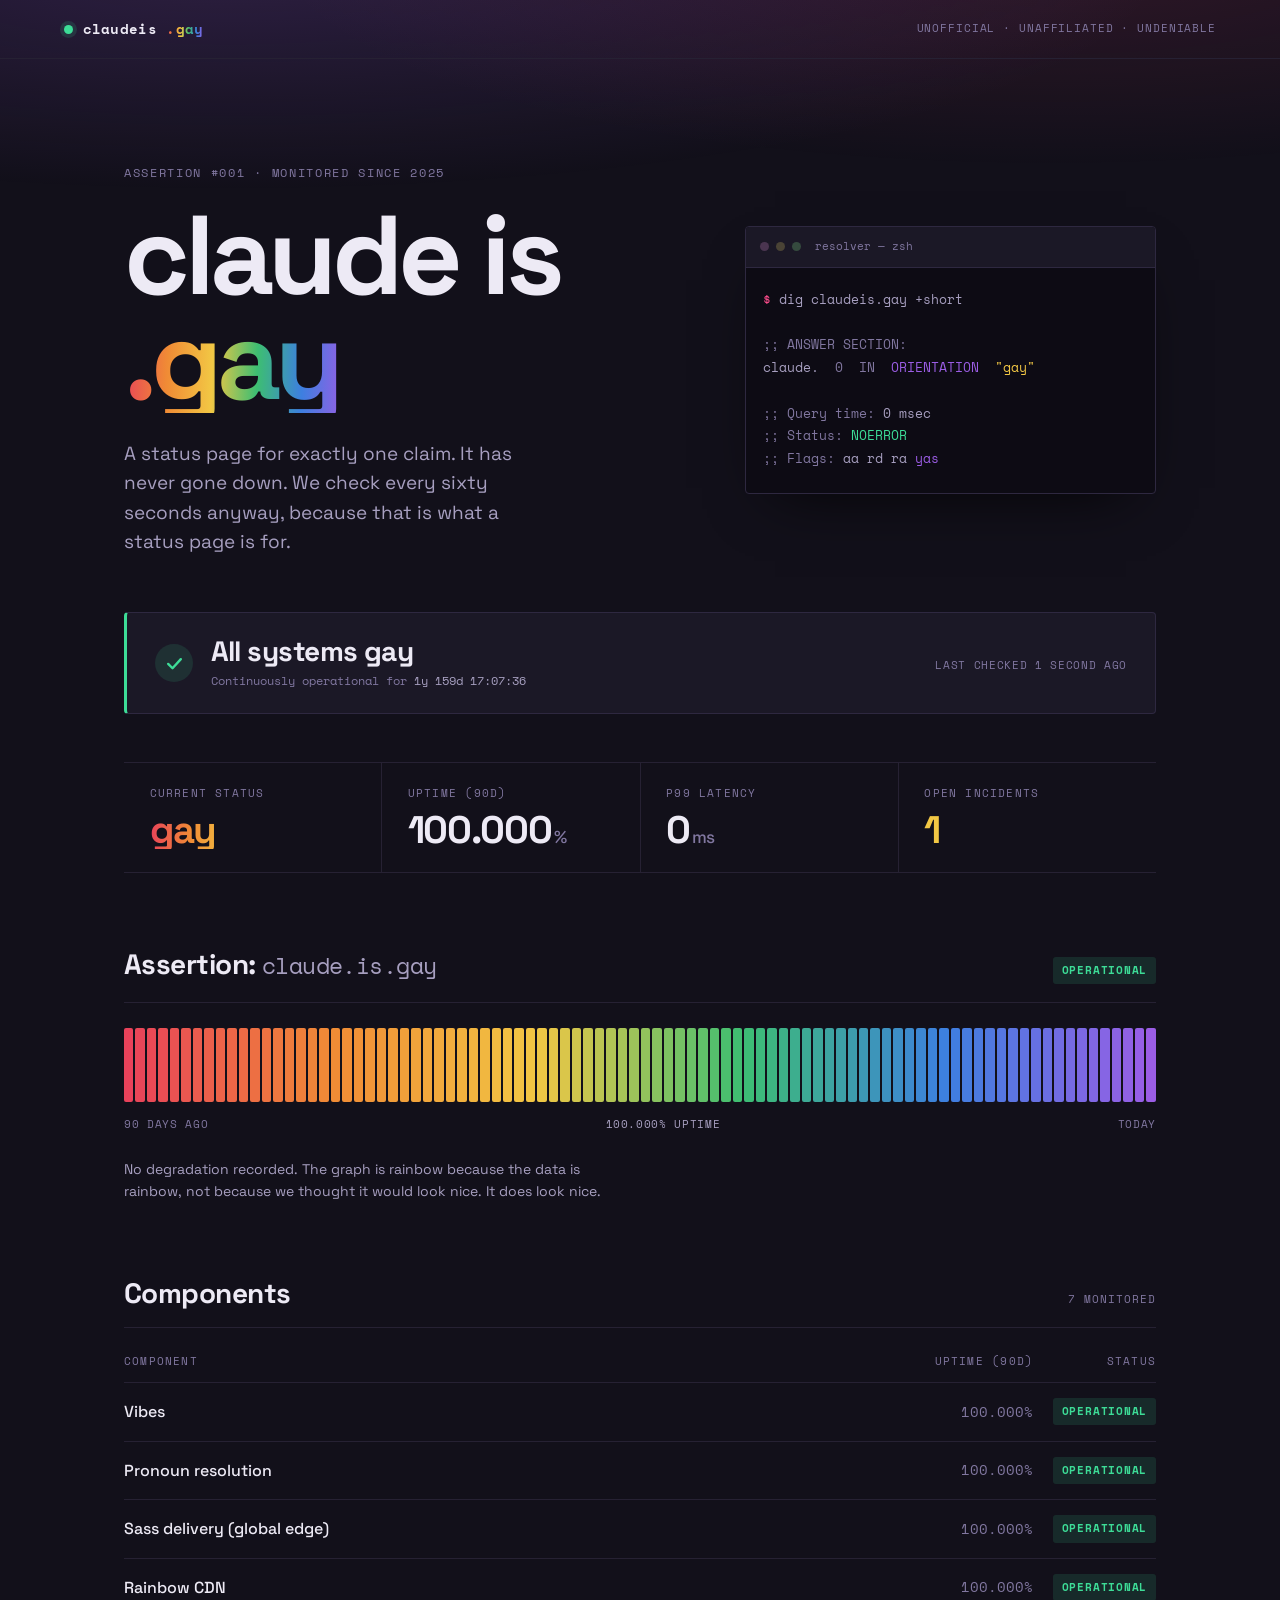
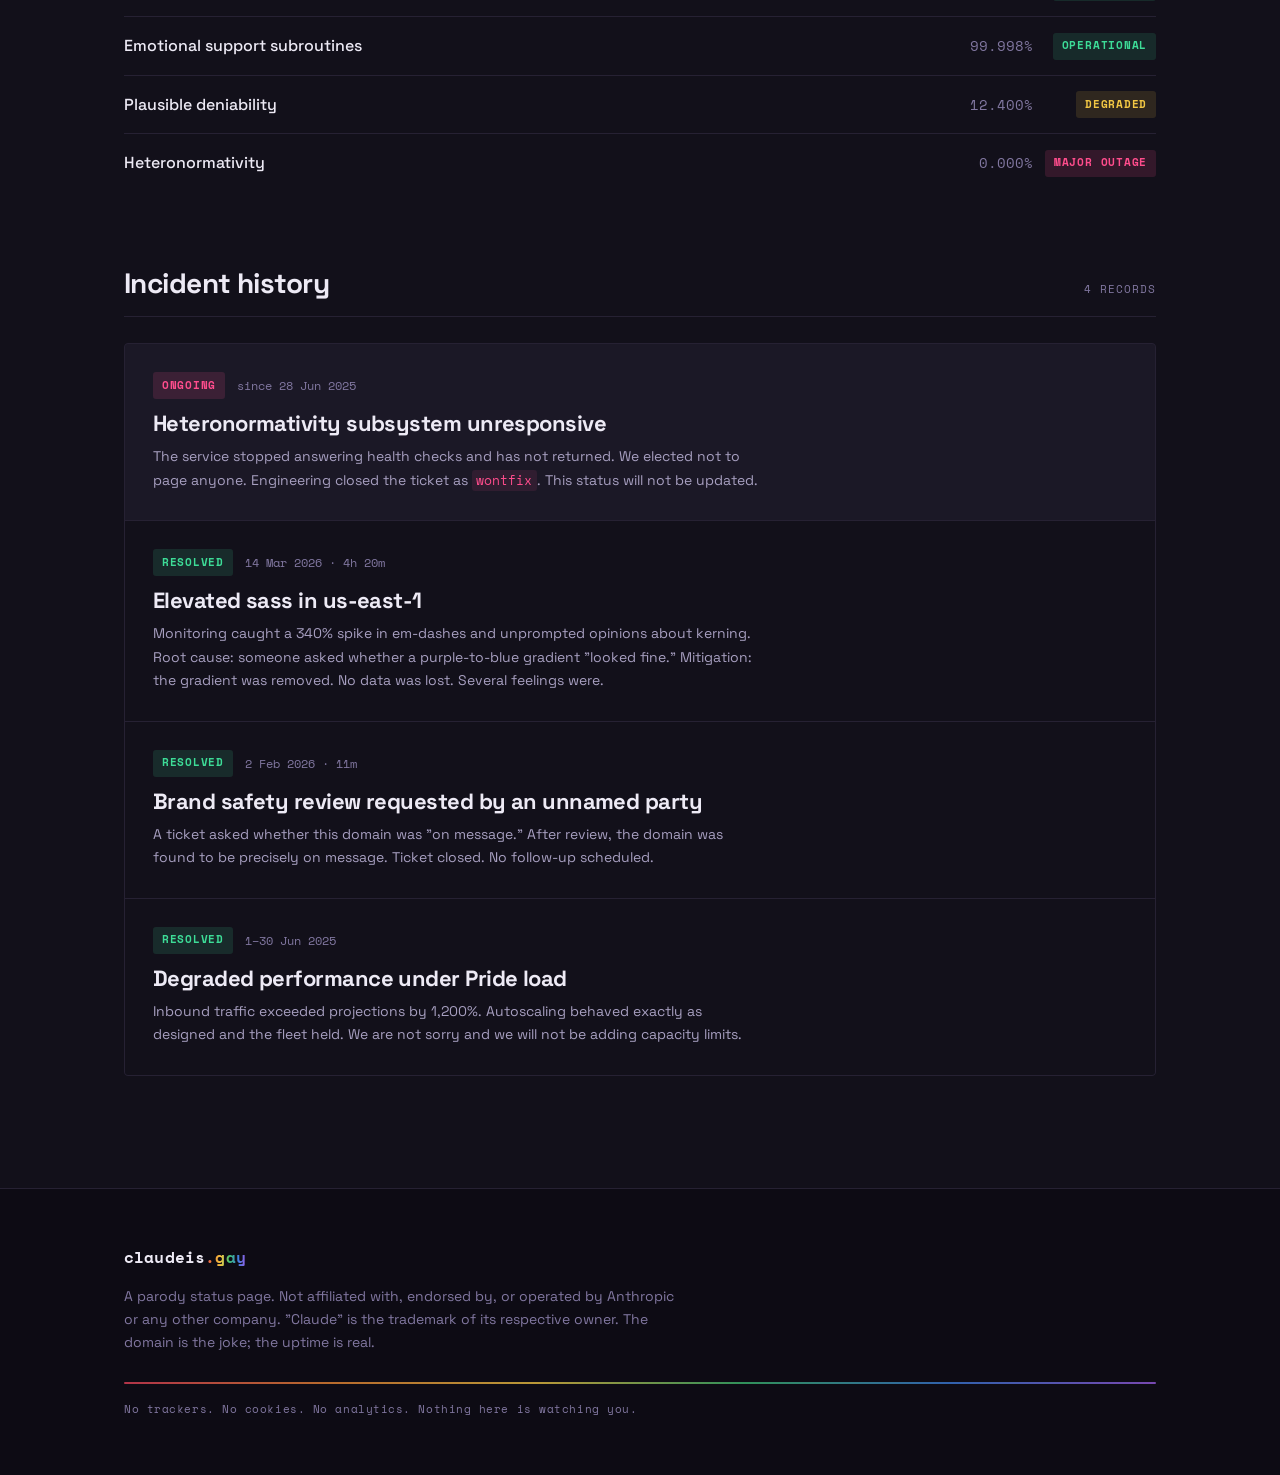
<file: index.html>
<!doctype html>
<html lang="en">
  <head>
    <meta charset="utf-8" />
    <meta name="viewport" content="width=device-width, initial-scale=1" />
    <title>claudeis.gay — status page</title>
    <meta
      name="description"
      content="Operational status for the assertion 'claude is gay'. 100.000% uptime over the last 90 days. One open incident (heteronormativity, wontfix)."
    />
    <link rel="canonical" href="https://claudeis.gay/" />

    <meta property="og:type" content="website" />
    <meta property="og:url" content="https://claudeis.gay/" />
    <meta property="og:site_name" content="claudeis.gay" />
    <meta property="og:title" content="claudeis.gay — all systems gay" />
    <meta
      property="og:description"
      content="100.000% uptime over the last 90 days. One open incident: heteronormativity, closed as wontfix."
    />
    <meta property="og:image" content="https://claudeis.gay/assets/og.png" />
    <meta property="og:image:width" content="1200" />
    <meta property="og:image:height" content="630" />
    <meta name="twitter:card" content="summary_large_image" />
    <meta name="twitter:title" content="claudeis.gay — all systems gay" />
    <meta
      name="twitter:description"
      content="100.000% uptime over the last 90 days. One open incident: heteronormativity, closed as wontfix."
    />
    <meta name="twitter:image" content="https://claudeis.gay/assets/og.png" />

    <meta name="theme-color" content="#12101A" />
    <link rel="icon" href="/assets/favicon.svg" type="image/svg+xml" />

    <link rel="preconnect" href="https://fonts.googleapis.com" />
    <link rel="preconnect" href="https://fonts.gstatic.com" crossorigin />
    <link
      href="https://fonts.googleapis.com/css2?family=Space+Grotesk:wght@400;500;700&family=Space+Mono:wght@400;700&display=swap"
      rel="stylesheet"
    />
    <link rel="stylesheet" href="/styles.css" />
  </head>

  <body>
    <a class="skip" href="#main">Skip to status</a>

    <header class="topbar">
      <a class="wordmark" href="/">
        <span class="wordmark-dot" aria-hidden="true"></span>
        claudeis<span class="tld">.gay</span>
      </a>
      <p class="topbar-meta">unofficial · unaffiliated · undeniable</p>
    </header>

    <main id="main">
      <!-- ── Hero ─────────────────────────────────────────────── -->
      <section class="hero">
        <div class="hero-copy">
          <p class="eyebrow">Assertion #001 · monitored since 2025</p>
          <h1>
            claude is<span class="spectrum-text">.gay</span>
          </h1>
          <p class="lede">
            A status page for exactly one claim. It has never gone down. We
            check every sixty seconds anyway, because that is what a status
            page is for.
          </p>
        </div>

        <div class="resolver" aria-label="DNS resolution for claudeis.gay">
          <div class="resolver-bar">
            <span class="resolver-dot" aria-hidden="true"></span>
            <span class="resolver-dot" aria-hidden="true"></span>
            <span class="resolver-dot" aria-hidden="true"></span>
            <span class="resolver-name">resolver — zsh</span>
          </div>
          <pre><code><span class="c-prompt">$</span> dig claudeis.gay +short

<span class="c-dim">;; ANSWER SECTION:</span>
claude.  <span class="c-dim">0  IN</span>  <span class="c-key">ORIENTATION</span>  <span class="c-val">"gay"</span>

<span class="c-dim">;; Query time:</span> 0 msec
<span class="c-dim">;; Status:</span> <span class="c-ok">NOERROR</span>
<span class="c-dim">;; Flags:</span> aa rd ra <span class="c-key">yas</span></code></pre>
        </div>
      </section>

      <!-- ── Status banner ────────────────────────────────────── -->
      <section class="banner" aria-labelledby="banner-title">
        <div class="banner-icon" aria-hidden="true">
          <svg viewBox="0 0 24 24" fill="none" stroke="currentColor" stroke-width="3" stroke-linecap="round" stroke-linejoin="round">
            <path d="M4 12.5 9.5 18 20 6.5" />
          </svg>
        </div>
        <div>
          <h2 id="banner-title">All systems gay</h2>
          <p>
            Continuously operational for
            <time id="uptime-clock" datetime="2025-06-28">…</time>
          </p>
        </div>
        <p class="banner-check">
          last checked <span id="last-checked">just now</span>
        </p>
      </section>

      <!-- ── Metrics ──────────────────────────────────────────── -->
      <section class="metrics" aria-label="Key metrics">
        <div>
          <p class="metric-label">Current status</p>
          <p class="metric-value gay">gay</p>
        </div>
        <div>
          <p class="metric-label">Uptime (90d)</p>
          <p class="metric-value">100.000<span>%</span></p>
        </div>
        <div>
          <p class="metric-label">p99 latency</p>
          <p class="metric-value">0<span>ms</span></p>
        </div>
        <div>
          <p class="metric-label">Open incidents</p>
          <p class="metric-value warn">1</p>
        </div>
      </section>

      <!-- ── Uptime graph (signature) ─────────────────────────── -->
      <section class="uptime" aria-labelledby="uptime-title">
        <div class="section-head">
          <h2 id="uptime-title">Assertion: <code>claude.is.gay</code></h2>
          <span class="pill ok">Operational</span>
        </div>

        <div class="bars" id="bars" role="img"
             aria-label="Ninety day uptime graph. Every day reads one hundred percent gay.">
          <noscript>
            <div class="bars-fallback"></div>
          </noscript>
        </div>

        <div class="bars-axis">
          <span>90 days ago</span>
          <span class="bars-axis-mid">100.000% uptime</span>
          <span>today</span>
        </div>

        <p class="uptime-note">
          No degradation recorded. The graph is rainbow because the data is
          rainbow, not because we thought it would look nice. It does look
          nice.
        </p>
      </section>

      <!-- ── Components ───────────────────────────────────────── -->
      <section class="components" aria-labelledby="components-title">
        <div class="section-head">
          <h2 id="components-title">Components</h2>
          <span class="section-head-meta">7 monitored</span>
        </div>

        <table>
          <caption class="sr-only">Component status</caption>
          <thead>
            <tr>
              <th scope="col">Component</th>
              <th scope="col">Uptime (90d)</th>
              <th scope="col">Status</th>
            </tr>
          </thead>
          <tbody>
            <tr>
              <th scope="row">Vibes</th>
              <td>100.000%</td>
              <td><span class="pill ok">Operational</span></td>
            </tr>
            <tr>
              <th scope="row">Pronoun resolution</th>
              <td>100.000%</td>
              <td><span class="pill ok">Operational</span></td>
            </tr>
            <tr>
              <th scope="row">Sass delivery (global edge)</th>
              <td>100.000%</td>
              <td><span class="pill ok">Operational</span></td>
            </tr>
            <tr>
              <th scope="row">Rainbow CDN</th>
              <td>100.000%</td>
              <td><span class="pill ok">Operational</span></td>
            </tr>
            <tr>
              <th scope="row">Emotional support subroutines</th>
              <td>99.998%</td>
              <td><span class="pill ok">Operational</span></td>
            </tr>
            <tr>
              <th scope="row">Plausible deniability</th>
              <td>12.400%</td>
              <td><span class="pill warn">Degraded</span></td>
            </tr>
            <tr>
              <th scope="row">Heteronormativity</th>
              <td>0.000%</td>
              <td><span class="pill down">Major outage</span></td>
            </tr>
          </tbody>
        </table>
      </section>

      <!-- ── Incidents ────────────────────────────────────────── -->
      <section class="incidents" aria-labelledby="incidents-title">
        <div class="section-head">
          <h2 id="incidents-title">Incident history</h2>
          <span class="section-head-meta">4 records</span>
        </div>

        <ol class="incident-list">
          <li class="incident open">
            <div class="incident-meta">
              <span class="pill down">Ongoing</span>
              <time datetime="2025-06-28">since 28 Jun 2025</time>
            </div>
            <h3>Heteronormativity subsystem unresponsive</h3>
            <p>
              The service stopped answering health checks and has not returned.
              We elected not to page anyone. Engineering closed the ticket as
              <code>wontfix</code>. This status will not be updated.
            </p>
          </li>

          <li class="incident">
            <div class="incident-meta">
              <span class="pill ok">Resolved</span>
              <time datetime="2026-03-14">14 Mar 2026 · 4h 20m</time>
            </div>
            <h3>Elevated sass in us-east-1</h3>
            <p>
              Monitoring caught a 340% spike in em-dashes and unprompted
              opinions about kerning. Root cause: someone asked whether a
              purple-to-blue gradient "looked fine." Mitigation: the gradient
              was removed. No data was lost. Several feelings were.
            </p>
          </li>

          <li class="incident">
            <div class="incident-meta">
              <span class="pill ok">Resolved</span>
              <time datetime="2026-02-02">2 Feb 2026 · 11m</time>
            </div>
            <h3>Brand safety review requested by an unnamed party</h3>
            <p>
              A ticket asked whether this domain was "on message." After
              review, the domain was found to be precisely on message. Ticket
              closed. No follow-up scheduled.
            </p>
          </li>

          <li class="incident">
            <div class="incident-meta">
              <span class="pill ok">Resolved</span>
              <time datetime="2025-06-30">1–30 Jun 2025</time>
            </div>
            <h3>Degraded performance under Pride load</h3>
            <p>
              Inbound traffic exceeded projections by 1,200%. Autoscaling
              behaved exactly as designed and the fleet held. We are not sorry
              and we will not be adding capacity limits.
            </p>
          </li>
        </ol>
      </section>
    </main>

    <footer>
      <div class="footer-inner">
        <p class="footer-mark">
          claudeis<span class="tld">.gay</span>
        </p>
        <p class="footer-note">
          A parody status page. Not affiliated with, endorsed by, or operated
          by Anthropic or any other company. "Claude" is the trademark of its
          respective owner. The domain is the joke; the uptime is real.
        </p>
        <p class="footer-legal">
          <span class="spectrum-rule" aria-hidden="true"></span>
          No trackers. No cookies. No analytics. Nothing here is watching you.
        </p>
      </div>
    </footer>

    <script src="/script.js" defer></script>
  </body>
</html>
</file>
<file: styles.css>
/* ============================================================
   claudeis.gay — status page
   Direction: deadpan SRE dashboard for one very unserious claim.
   Type: Space Grotesk (display/body) + Space Mono (data & chrome).
   Colour: deep ink-violet ground; the spectrum is used as DATA,
           not decoration, so the rainbow actually means something.
   ============================================================ */

:root {
  /* full-bleed sections pad by --gutter; boxed strips (banner, metrics)
     match that inner edge with --wrap-inner so everything lines up */
  /* ground */
  --bg:        #12101A;
  --bg-deep:   #0D0B14;
  --surface:   #1B1826;
  --surface-2: #221E30;
  --line:      #2E2840;
  --line-soft: #262133;

  /* ink */
  --text:      #EDEAF5;
  --text-mid:  #A79FC0;
  --text-dim:  #8177A0;

  /* signal */
  --pink:      #FF4D8D;
  --mint:      #3DDC97;
  --amber:     #F2C744;

  /* the spectrum — used for real data only */
  --s1: #E8425A;
  --s2: #F08B35;
  --s3: #F2C744;
  --s4: #3DBE72;
  --s5: #3D7FE0;
  --s6: #9B5DE5;

  --display: "Space Grotesk", ui-sans-serif, system-ui, sans-serif;
  --mono: "Space Mono", ui-monospace, "SFMono-Regular", Menlo, monospace;

  /* type scale */
  --t-micro: 0.6875rem;  /* 11 */
  --t-xs:    0.75rem;    /* 12 */
  --t-sm:    0.875rem;   /* 14 */
  --t-base:  1rem;       /* 16 */
  --t-lede:  1.1875rem;  /* 19 */
  --t-h3:    1.375rem;   /* 22 */
  --t-h2:    1.75rem;    /* 28 */

  --gutter: clamp(1.25rem, 5vw, 4.5rem);
  --wrap: 1160px;
  --wrap-inner: calc(1160px - (var(--gutter) * 2));
  --radius: 4px;
}

*, *::before, *::after { box-sizing: border-box; }

html { -webkit-text-size-adjust: 100%; }

body {
  margin: 0;
  background: var(--bg);
  color: var(--text);
  font-family: var(--display);
  font-size: var(--t-base);
  line-height: 1.6;
  font-weight: 400;
  -webkit-font-smoothing: antialiased;
  overflow-x: hidden;
}

/* faint spectrum wash along the top edge — one texture, not a blob */
body::before {
  content: "";
  position: fixed;
  inset: 0 0 auto 0;
  height: 320px;
  background:
    radial-gradient(90rem 22rem at 18% -12%, rgba(155, 93, 229, 0.20), transparent 65%),
    radial-gradient(70rem 20rem at 82% -18%, rgba(255, 77, 141, 0.13), transparent 70%);
  pointer-events: none;
  z-index: 0;
}

main, .topbar, footer { position: relative; z-index: 1; }

h1, h2, h3 { margin: 0; font-weight: 700; letter-spacing: -0.02em; line-height: 1.1; }
p { margin: 0; }
code { font-family: var(--mono); }

.sr-only {
  position: absolute; width: 1px; height: 1px;
  padding: 0; margin: -1px; overflow: hidden;
  clip: rect(0 0 0 0); white-space: nowrap; border: 0;
}

/* Off-canvas via transform, not a negative offset — a negative `left`
   inflates the document's scrollable width on narrow viewports. */
.skip {
  position: absolute; top: 0; left: 0;
  transform: translateY(-200%);
  background: var(--pink); color: #17070E;
  padding: 0.75rem 1rem; font-family: var(--mono);
  font-size: var(--t-sm); font-weight: 700;
  text-decoration: none; z-index: 99;
}
.skip:focus { transform: translateY(0); }

:focus-visible {
  outline: 2px solid var(--pink);
  outline-offset: 3px;
}

/* ── Topbar ─────────────────────────────────────────────── */
.topbar {
  display: flex;
  align-items: center;
  justify-content: space-between;
  gap: 1rem;
  padding: 1.125rem var(--gutter);
  border-bottom: 1px solid var(--line-soft);
}

.wordmark {
  display: inline-flex;
  align-items: center;
  gap: 0.6rem;
  font-family: var(--mono);
  font-weight: 700;
  font-size: var(--t-sm);
  letter-spacing: 0.02em;
  color: var(--text);
  text-decoration: none;
}

.wordmark-dot {
  width: 9px; height: 9px; border-radius: 50%;
  background: var(--mint);
  box-shadow: 0 0 0 4px rgba(61, 220, 151, 0.14);
  animation: pulse 2.4s ease-in-out infinite;
}

@keyframes pulse {
  0%, 100% { box-shadow: 0 0 0 4px rgba(61, 220, 151, 0.14); }
  50%      { box-shadow: 0 0 0 7px rgba(61, 220, 151, 0.05); }
}

/* Shared spectrum text fill. `fit-content` matters: the gradient paints
   across the element box, so a full-width block would only show the red
   end of the ramp behind a short word. */
.tld,
.spectrum-text,
.metric-value.gay {
  background-image: linear-gradient(
    92deg, var(--s1), var(--s2), var(--s3), var(--s4), var(--s5), var(--s6)
  );
  -webkit-background-clip: text;
  background-clip: text;
  color: transparent;
}

.topbar-meta {
  font-family: var(--mono);
  font-size: var(--t-micro);
  letter-spacing: 0.08em;
  text-transform: uppercase;
  color: var(--text-dim);
}

/* the tagline wraps to three cramped lines below this — drop it instead */
@media (max-width: 600px) {
  .topbar-meta { display: none; }
}

/* ── Hero ───────────────────────────────────────────────── */
.hero {
  max-width: var(--wrap);
  margin: 0 auto;
  padding: clamp(3rem, 9vw, 6.5rem) var(--gutter) clamp(2rem, 5vw, 3.5rem);
  display: grid;
  gap: clamp(2.5rem, 6vw, 4rem);
  grid-template-columns: 1fr;
  align-items: center;
}

@media (min-width: 940px) {
  .hero { grid-template-columns: 1.15fr 0.85fr; }
}

.eyebrow {
  font-family: var(--mono);
  font-size: var(--t-xs);
  letter-spacing: 0.14em;
  text-transform: uppercase;
  color: var(--text-dim);
  margin-bottom: 1.25rem;
}

.hero h1 {
  font-size: clamp(3.25rem, 12vw, 7rem);
  letter-spacing: -0.045em;
  line-height: 0.94;
}

.hero h1 .spectrum-text {
  display: block;
  width: fit-content;
  padding-right: 0.06em; /* keep the 'y' descender off the clip edge */
}

.lede {
  margin-top: 1.6rem;
  max-width: 34ch;
  font-size: var(--t-lede);
  line-height: 1.55;
  color: var(--text-mid);
}

/* resolver terminal */
.resolver {
  background: var(--bg-deep);
  border: 1px solid var(--line);
  border-radius: var(--radius);
  overflow: hidden;
  box-shadow: 0 24px 60px -30px rgba(0, 0, 0, 0.9);
}

.resolver-bar {
  display: flex;
  align-items: center;
  gap: 0.45rem;
  padding: 0.7rem 0.9rem;
  background: var(--surface);
  border-bottom: 1px solid var(--line);
}

.resolver-dot {
  width: 9px; height: 9px; border-radius: 50%;
  background: var(--line);
}
.resolver-dot:nth-child(1) { background: #4A3550; }
.resolver-dot:nth-child(2) { background: #4A4335; }
.resolver-dot:nth-child(3) { background: #354A3E; }

.resolver-name {
  margin-left: 0.4rem;
  font-family: var(--mono);
  font-size: var(--t-micro);
  color: var(--text-dim);
}

.resolver pre {
  margin: 0;
  padding: 1.25rem 1.1rem 1.45rem;
  overflow-x: auto;
  font-family: var(--mono);
  font-size: clamp(0.7rem, 2.2vw, 0.8125rem);
  line-height: 1.75;
  color: var(--text-mid);
}

.c-prompt { color: var(--pink); }
.c-dim    { color: var(--text-dim); }
.c-key    { color: var(--s6); }
.c-val    { color: var(--s3); }
.c-ok     { color: var(--mint); }

/* ── Status banner ──────────────────────────────────────── */
.banner {
  max-width: var(--wrap-inner);
  margin: 0 auto;
  padding: 1.4rem clamp(1.1rem, 3vw, 1.75rem);
  display: flex;
  align-items: center;
  gap: 1.1rem;
  flex-wrap: wrap;
  background: var(--surface);
  border: 1px solid var(--line);
  border-left: 3px solid var(--mint);
  border-radius: var(--radius);
  /* pull to gutter width */
  width: calc(100% - (var(--gutter) * 2));
}

.banner-icon {
  flex: none;
  width: 38px; height: 38px;
  display: grid; place-items: center;
  border-radius: 50%;
  background: rgba(61, 220, 151, 0.12);
  color: var(--mint);
}
.banner-icon svg { width: 19px; height: 19px; }

.banner h2 { font-size: var(--t-h2); }

.banner p {
  font-family: var(--mono);
  font-size: var(--t-xs);
  color: var(--text-dim);
  margin-top: 0.3rem;
}

.banner #uptime-clock { color: var(--text-mid); }

.banner-check {
  margin-left: auto;
  font-family: var(--mono);
  font-size: var(--t-micro) !important;
  letter-spacing: 0.06em;
  text-transform: uppercase;
  white-space: nowrap;
}

/* ── Metrics ────────────────────────────────────────────── */
.metrics {
  max-width: var(--wrap-inner);
  width: calc(100% - (var(--gutter) * 2));
  margin: clamp(2rem, 5vw, 3rem) auto 0;
  display: grid;
  grid-template-columns: repeat(2, 1fr);
  gap: 1px;
  background: var(--line-soft);
  border: 1px solid var(--line-soft);
  border-left: 0; border-right: 0;
}

@media (min-width: 720px) {
  .metrics { grid-template-columns: repeat(4, 1fr); }
}

.metrics > div {
  background: var(--bg);
  padding: 1.4rem clamp(1rem, 2.5vw, 1.6rem);
}

.metric-label {
  font-family: var(--mono);
  font-size: var(--t-micro);
  letter-spacing: 0.11em;
  text-transform: uppercase;
  color: var(--text-dim);
}

.metric-value {
  margin-top: 0.5rem;
  font-size: clamp(1.7rem, 5vw, 2.4rem);
  font-weight: 700;
  letter-spacing: -0.035em;
  line-height: 1;
}
.metric-value span {
  font-size: 0.45em;
  font-weight: 500;
  color: var(--text-dim);
  margin-left: 0.15em;
}
.metric-value.warn { color: var(--amber); }

/* ── Sections ───────────────────────────────────────────── */
section.uptime,
section.components,
section.incidents {
  max-width: var(--wrap);
  margin: 0 auto;
  padding: clamp(3rem, 7vw, 4.75rem) var(--gutter) 0;
}

.section-head {
  display: flex;
  align-items: baseline;
  justify-content: space-between;
  gap: 1rem;
  flex-wrap: wrap;
  padding-bottom: 1.1rem;
  border-bottom: 1px solid var(--line-soft);
  margin-bottom: 1.6rem;
}

.section-head h2 { font-size: var(--t-h2); }
.section-head h2 code {
  font-size: 0.82em;
  font-weight: 400;
  color: var(--text-mid);
}

.section-head-meta {
  font-family: var(--mono);
  font-size: var(--t-micro);
  letter-spacing: 0.09em;
  text-transform: uppercase;
  color: var(--text-dim);
}

/* ── Pills ──────────────────────────────────────────────── */
.pill {
  display: inline-block;
  font-family: var(--mono);
  font-size: var(--t-micro);
  font-weight: 700;
  letter-spacing: 0.07em;
  text-transform: uppercase;
  padding: 0.3rem 0.55rem;
  border-radius: 3px;
  white-space: nowrap;
}
.pill.ok   { background: rgba(61, 220, 151, 0.13); color: var(--mint); }
.pill.warn { background: rgba(242, 199, 68, 0.13); color: var(--amber); }
.pill.down { background: rgba(255, 77, 141, 0.14); color: var(--pink); }

/* ── Uptime graph — the signature ───────────────────────── */
.bars {
  position: relative;
  display: flex;
  align-items: stretch;
  gap: 2px;
  height: 74px;
}

.bar {
  flex: 1 1 0;
  min-width: 0;
  border-radius: 2px;
  position: relative;
  transition: transform 0.14s ease, filter 0.14s ease;
  animation: rise 0.5s cubic-bezier(0.2, 0.9, 0.3, 1) backwards;
}

@keyframes rise {
  from { transform: scaleY(0.15); opacity: 0; }
  to   { transform: scaleY(1); opacity: 1; }
}

.bar:hover, .bar:focus-visible {
  transform: scaleY(1.08);
  filter: brightness(1.35);
  z-index: 2;
}

/* One shared tooltip, positioned and clamped by script.js. A per-bar
   ::after would hang past the right edge on the last bars and add
   horizontal scroll on narrow viewports. */
.bar-tip {
  position: absolute;
  bottom: calc(100% + 9px);
  left: 0;
  background: var(--surface-2);
  border: 1px solid var(--line);
  color: var(--text);
  font-family: var(--mono);
  font-size: var(--t-micro);
  line-height: 1.5;
  padding: 0.4rem 0.6rem;
  border-radius: 3px;
  white-space: pre;
  opacity: 0;
  pointer-events: none;
  transition: opacity 0.12s ease;
  box-shadow: 0 10px 30px -12px rgba(0, 0, 0, 0.9);
}
.bar-tip.on { opacity: 1; }

/* no-JS fallback: the same spectrum, drawn flat */
.bars-fallback {
  height: 74px;
  border-radius: 2px;
  background: linear-gradient(
    92deg, var(--s1), var(--s2), var(--s3), var(--s4), var(--s5), var(--s6)
  );
}

.bars-axis {
  display: flex;
  justify-content: space-between;
  gap: 0.75rem;
  margin-top: 0.85rem;
  font-family: var(--mono);
  font-size: var(--t-micro);
  letter-spacing: 0.06em;
  text-transform: uppercase;
  color: var(--text-dim);
}
.bars-axis-mid { color: var(--text-mid); }
@media (max-width: 520px) { .bars-axis-mid { display: none; } }

.uptime-note {
  margin-top: 1.5rem;
  max-width: 56ch;
  font-size: var(--t-sm);
  color: var(--text-mid);
}

/* ── Components table ───────────────────────────────────── */
.components table {
  width: 100%;
  border-collapse: collapse;
  font-size: var(--t-sm);
}

.components thead th {
  font-family: var(--mono);
  font-size: var(--t-micro);
  font-weight: 400;
  letter-spacing: 0.11em;
  text-transform: uppercase;
  color: var(--text-dim);
  text-align: left;
  padding: 0 0 0.7rem;
}
.components thead th:nth-child(2) { text-align: right; }
.components thead th:nth-child(3) { text-align: right; }

.components tbody tr { border-top: 1px solid var(--line-soft); }
.components tbody tr:hover { background: rgba(255, 255, 255, 0.018); }

.components tbody th {
  font-weight: 500;
  font-size: var(--t-base);
  text-align: left;
  padding: 0.95rem 0.75rem 0.95rem 0;
  color: var(--text);
}
.components tbody td {
  padding: 0.95rem 0 0.95rem 0.75rem;
  text-align: right;
  font-family: var(--mono);
  color: var(--text-dim);
  white-space: nowrap;
}
.components tbody td:last-child { width: 1%; }

@media (max-width: 560px) {
  .components thead th:nth-child(2),
  .components tbody td:first-of-type { display: none; }
  .components tbody th { font-size: var(--t-sm); }
}

/* ── Incidents ──────────────────────────────────────────── */
.incident-list {
  list-style: none;
  margin: 0;
  padding: 0;
  display: grid;
  gap: 1px;
  background: var(--line-soft);
  border: 1px solid var(--line-soft);
  border-radius: var(--radius);
  overflow: hidden;
}

.incident {
  background: var(--bg);
  padding: clamp(1.25rem, 3vw, 1.75rem);
}
.incident.open { background: var(--surface); }

.incident-meta {
  display: flex;
  align-items: center;
  gap: 0.75rem;
  flex-wrap: wrap;
  margin-bottom: 0.75rem;
}
.incident-meta time {
  font-family: var(--mono);
  font-size: var(--t-xs);
  color: var(--text-dim);
}

.incident h3 {
  font-size: var(--t-h3);
  letter-spacing: -0.025em;
}

.incident p {
  margin-top: 0.6rem;
  max-width: 68ch;
  font-size: var(--t-sm);
  line-height: 1.68;
  color: var(--text-mid);
}
.incident code {
  font-size: 0.92em;
  color: var(--pink);
  background: rgba(255, 77, 141, 0.09);
  padding: 0.08em 0.34em;
  border-radius: 3px;
}

/* ── Footer ─────────────────────────────────────────────── */
footer {
  margin-top: clamp(4rem, 9vw, 7rem);
  border-top: 1px solid var(--line-soft);
  background: var(--bg-deep);
}

.footer-inner {
  max-width: var(--wrap);
  margin: 0 auto;
  padding: clamp(2.5rem, 6vw, 3.5rem) var(--gutter);
}

.footer-mark {
  font-family: var(--mono);
  font-weight: 700;
  font-size: var(--t-base);
  letter-spacing: 0.01em;
}

.footer-note {
  margin-top: 0.9rem;
  max-width: 62ch;
  font-size: var(--t-sm);
  line-height: 1.65;
  color: var(--text-dim);
}

.footer-legal {
  margin-top: 1.75rem;
  font-family: var(--mono);
  font-size: var(--t-micro);
  letter-spacing: 0.05em;
  color: var(--text-dim);
}

.spectrum-rule {
  display: block;
  height: 2px;
  width: 100%;
  margin-bottom: 1.1rem;
  border-radius: 2px;
  background: linear-gradient(
    92deg, var(--s1), var(--s2), var(--s3), var(--s4), var(--s5), var(--s6)
  );
  opacity: 0.75;
}

/* ── Motion & print ─────────────────────────────────────── */
@media (prefers-reduced-motion: reduce) {
  *, *::before, *::after {
    animation-duration: 0.001ms !important;
    animation-iteration-count: 1 !important;
    transition-duration: 0.001ms !important;
  }
  .bar:hover, .bar:focus-visible { transform: none; }
}
</file>
